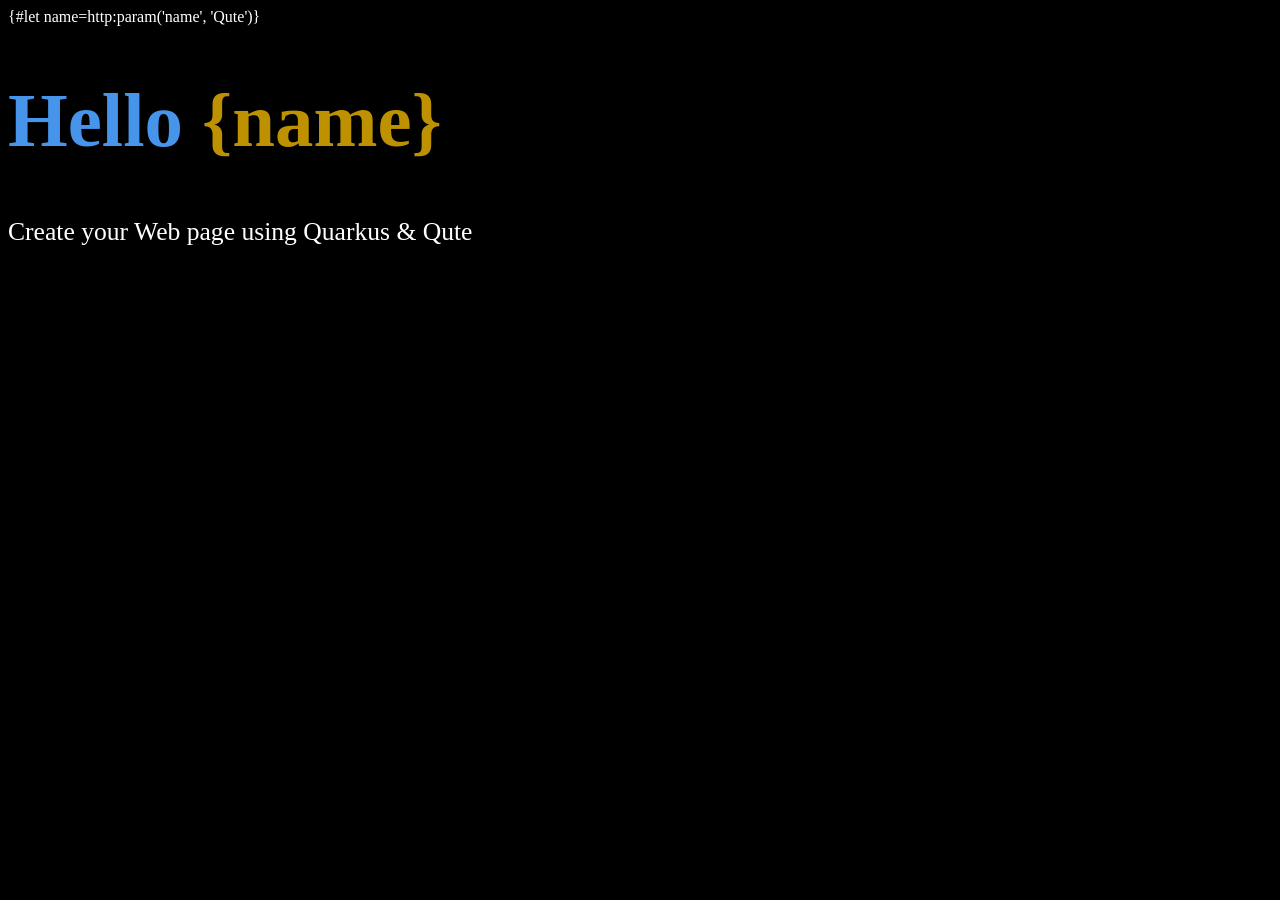
<file: src/main/resources/templates/pub/some-page.html>
{#let name=http:param('name', 'Qute')}
<!DOCTYPE html>
<html>
<head>
    <meta charset="UTF-8">
    <title>Hello {name}</title>
    <style>
        body {
            background-color: #000;
            color: #fff;
        }
        h1 {
            color: #4695EB;
            font-size: 6vw;
        }

        h1 b {
            color: #be9100;
        }

        p {
            font-size: 2vw;
        }
    </style>
</head>
<body>
<h1>Hello <b>{name}</b></h1>

<p>Create your Web page using Quarkus & Qute</p>
</body>
</html>
</file>
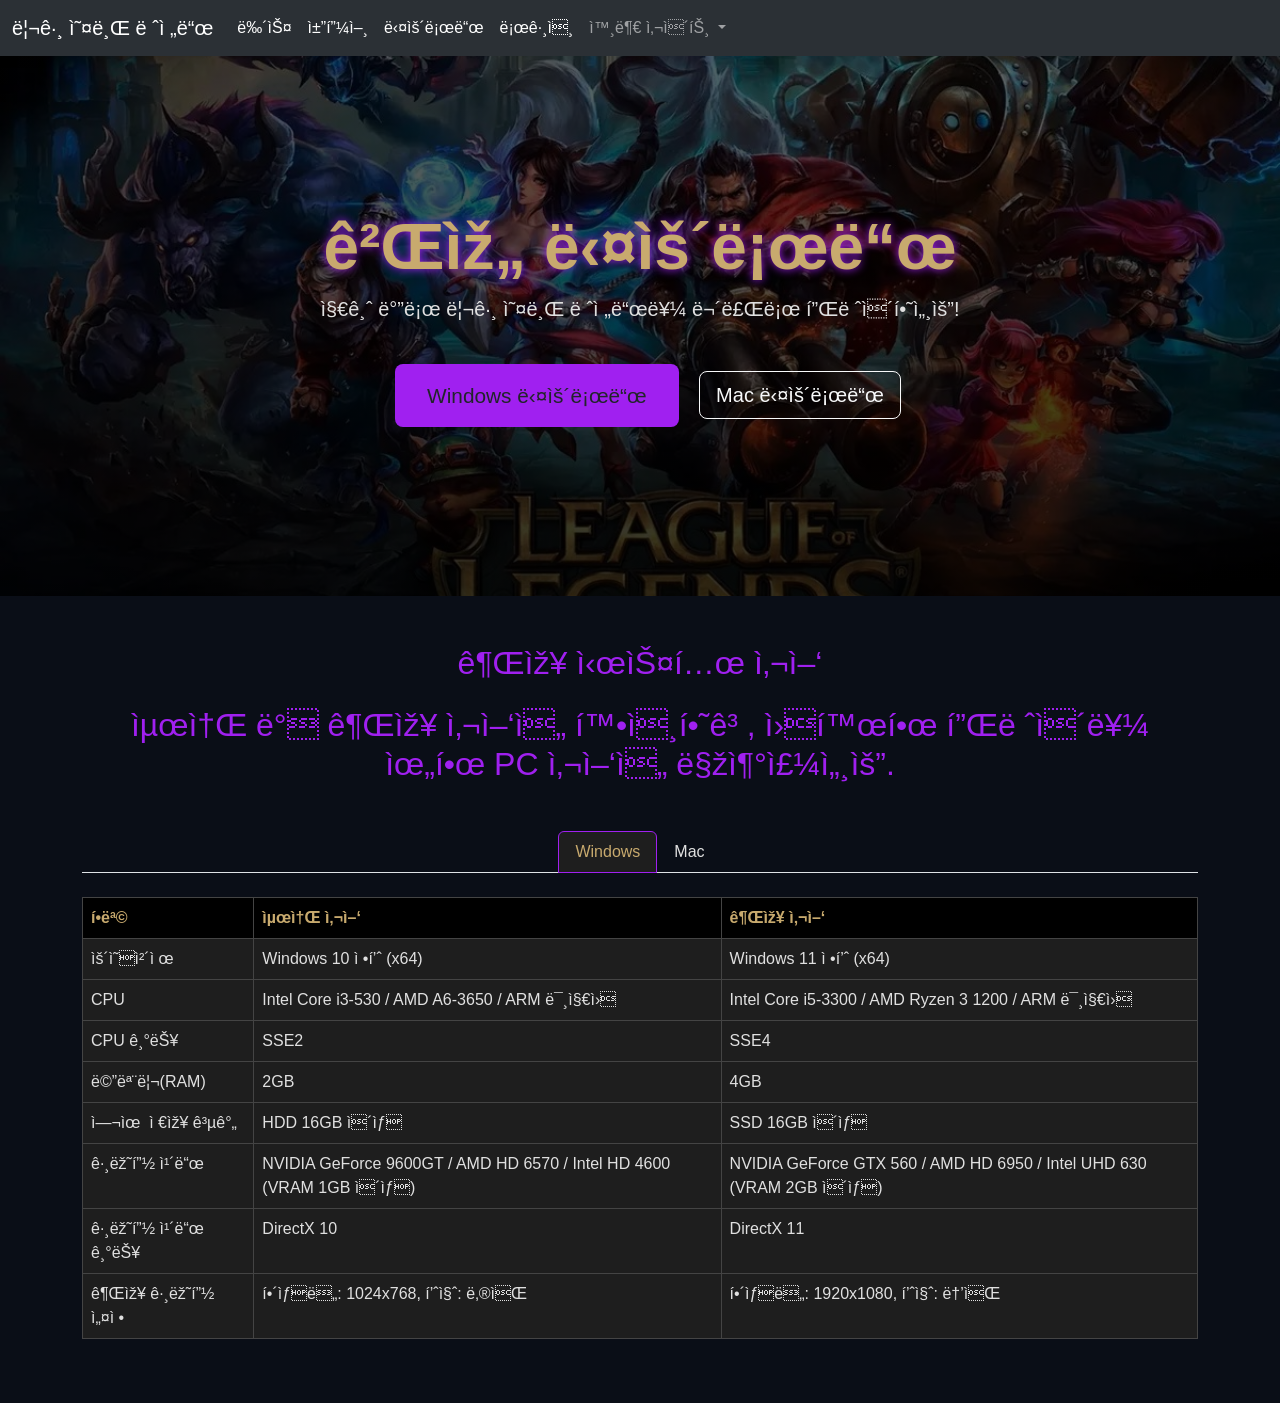
<file: src/main/resources/META-INF/resources/main_page_sub/download.html>
<!DOCTYPE html> <!-- 주석은 이렇게 입력! -->
<html lang=”ko”>
<head>
    <meta name="viewport" content="width=device-width, initial-scale=1">
    <link href="https://cdn.jsdelivr.net/npm/bootstrap@5.3.8/dist/css/bootstrap.min.css" rel="stylesheet" integrity="sha384-sRIl4kxILFvY47J16cr9ZwB07vP4J8+LH7qKQnuqkuIAvNWLzeN8tE5YBujZqJLB" crossorigin="anonymous">
    <script src="https://cdn.jsdelivr.net/npm/bootstrap@5.3.8/dist/js/bootstrap.bundle.min.js" integrity="sha384-FKyoEForCGlyvwx9Hj09JcYn3nv7wiPVlz7YYwJrWVcXK/BmnVDxM+D2scQbITxI" crossorigin="anonymous"></script>
    <link href="https://cdn.jsdelivr.net/npm/bootstrap@5.3.0/dist/css/bootstrap.min.css" rel="stylesheet">
    <style>
        body { background-color: #0a0e17; color: #fff; }
        .accent-purple { color: #a020f0; }
        .card { background-color: #1e1e1e; border: none; color: white; }
        .btn-primary { background-color: #a020f0; border: none; }
        /* 4단계: 애니메이션및시각효과추가*/
.card {
transition: transform 0.3s, box-shadow 0.3s;
}
.card:hover{
transform: scale(1.05); /* 마우스를올리면커짐*/
box-shadow: 0 10px 20px rgba(160, 32, 240, 0.5); /* 보라색광원효과*/
}
.card-img-top {
height: 200px;
object-fit: cover; /* 이미지가찌그러지지않게채움*/
}
    </style>
    <link rel="stylesheet" href="../css/download.css">
</head>
    <nav class="navbar navbar-expand-lg bg-body-tertiary" data-bs-theme="dark">
    <div class="container-fluid">
         <a class="navbar-brand" href="#">리그 오브 레전드</a>
        <button class="navbar-toggler" type="button" data-bs-toggle="collapse" data-bs-target="#navbarNavDropdown" aria-controls="navbarNavDropdown" aria-expanded="false" aria-label="Toggle navigation">
         <span class="navbar-toggler-icon"></span>
  </button>
  <div class="collapse navbar-collapse" id="navbarNavDropdown">
    <ul class="navbar-nav">
      <li class="nav-item">
        <a class="nav-link active" aria-current="page" href="#">뉴스</a>
      </li>
           <li class="nav-item">
        <a class="nav-link active" aria-current="page" href="#">챔피언</a>
      </li>
           <li class="nav-item">
        <a class="nav-link active" aria-current="page" href="main_page_sub/download.html">다운로드</a>
      </li>
           <li class="nav-item">
        <a class="nav-link active" aria-current="page" href="#">로그인</a>
      </li>
      <li class="nav-item dropdown">
        <a class="nav-link dropdown-toggle" href="#" role="button" data-bs-toggle="dropdown" aria-expanded="false">
          외부 사이트
        </a>
        <ul class="dropdown-menu">
          <li><a class="dropdown-item" href="#">롤 공식 홈</a></li>
          <li><a class="dropdown-item" href="#">전적</a></li>
          <li><a class="dropdown-item" href="#">유튜브</a></li>
        </ul>
      </li>
    </ul>
  </div>
</div>
</nav>
<body>
    </nav>
    <!-- 히어로 배너 (공식 페이지 스타일) -->
    <section class="hero">
        <div class="container">
            <h1>게임 다운로드</h1>
                <p class="lead mb-4">지금 바로 리그 오브 레전드를 무료로 플레이하세요!</p>
            <a href="../pds/Install League of Legends kr.exe" class="btn btn-download btn-lg" target="_blank">Windows 다운로드</a>
            <a href="#" class="btn btn-outline-light btn-lg" target="_blank">Mac 다운로드</a>
        </div>
    </section>
</body>
<!-- 시스템 사양 섹션 -->
    <section class="container my-5">
        <h2 class="text-center mb-4 accent-purple">권장 시스템 사양</h2>
        <h2 class="text-center mb-5 accent-purple">최소 및 권장 사양을 확인하고, 원활한 플레이를 위한 PC 사양을 맞춰주세요.</h2>

        <!-- 탭: Windows / Mac (첨부 이미지처럼) -->
        <ul class="nav nav-tabs justify-content-center mb-4" id="osTabs" role="tablist">
            <li class="nav-item" role="presentation">
                <button class="nav-link active" id="windows-tab" data-bs-toggle="tab" data-bs-target="#windows" type="button" role="tab">Windows</button>
            </li>
            <li class="nav-item" role="presentation">
                <button class="nav-link" id="mac-tab" data-bs-toggle="tab" data-bs-target="#mac" type="button" role="tab">Mac</button>
            </li>
        </ul>

        <div class="tab-content">
            <!-- Windows 탭 -->
            <div class="tab-pane fade show active" id="windows" role="tabpanel">
                <div class="table-responsive">
                    <table class="table table-bordered table-hover">
                        <thead>
                            <tr>
                                <th>항목</th>
                                <th>최소 사양</th>
                                <th>권장 사양</th>
                            </tr>
                        </thead>
                        <tbody>
                            <tr><td>운영체제</td><td>Windows 10 정품 (x64)</td><td>Windows 11 정품 (x64)</td></tr>
                            <tr><td>CPU</td><td>Intel Core i3-530 / AMD A6-3650 / ARM 미지원</td><td>Intel Core i5-3300 / AMD Ryzen 3 1200 / ARM 미지원</td></tr>
                            <tr><td>CPU 기능</td><td>SSE2</td><td>SSE4</td></tr>
                            <tr><td>메모리(RAM)</td><td>2GB</td><td>4GB</td></tr>
                            <tr><td>여유 저장 공간</td><td>HDD 16GB 이상</td><td>SSD 16GB 이상</td></tr>
                            <tr><td>그래픽 카드</td><td>NVIDIA GeForce 9600GT / AMD HD 6570 / Intel HD 4600 (VRAM 1GB 이상)</td><td>NVIDIA GeForce GTX 560 / AMD HD 6950 / Intel UHD 630 (VRAM 2GB 이상)</td></tr>
                            <tr><td>그래픽 카드 기능</td><td>DirectX 10</td><td>DirectX 11</td></tr>
                            <tr><td>권장 그래픽 설정</td><td>해상도: 1024x768, 품질: 낮음</td><td>해상도: 1920x1080, 품질: 높음</td></tr>
                        </tbody>
                    </table>
                </div>
            </div>

            <!-- Mac 탭 (실제 사양 기반, 간단히 예시) -->
            <div class="tab-pane fade" id="mac" role="tabpanel">
                <div class="table-responsive">
                    <table class="table table-bordered table-hover">
                        <thead>
                            <tr>
                                <th>항목</th>
                                <th>최소 사양</th>
                                <th>권장 사양</th>
                            </tr>
                        </thead>
                        <tbody>
                            <tr><td>운영체제</td><td>macOS 10.15 이상</td><td>macOS 13 Ventura 이상</td></tr>
                            <tr><td>CPU</td><td>Intel Core i5 또는 Apple M1</td><td>Apple M2 이상</td></tr>
                            <tr><td>메모리(RAM)</td><td>4GB</td><td>8GB 이상</td></tr>
                            <tr><td>여유 저장 공간</td><td>SSD 16GB 이상</td><td>SSD 30GB 이상</td></tr>
                            <tr><td>그래픽</td><td>Metal 지원 GPU</td><td>Metal 2 지원 GPU</td></tr>
                        </tbody>
                    </table>
                </div>
            </div>
        </div>
    </section>
</file>
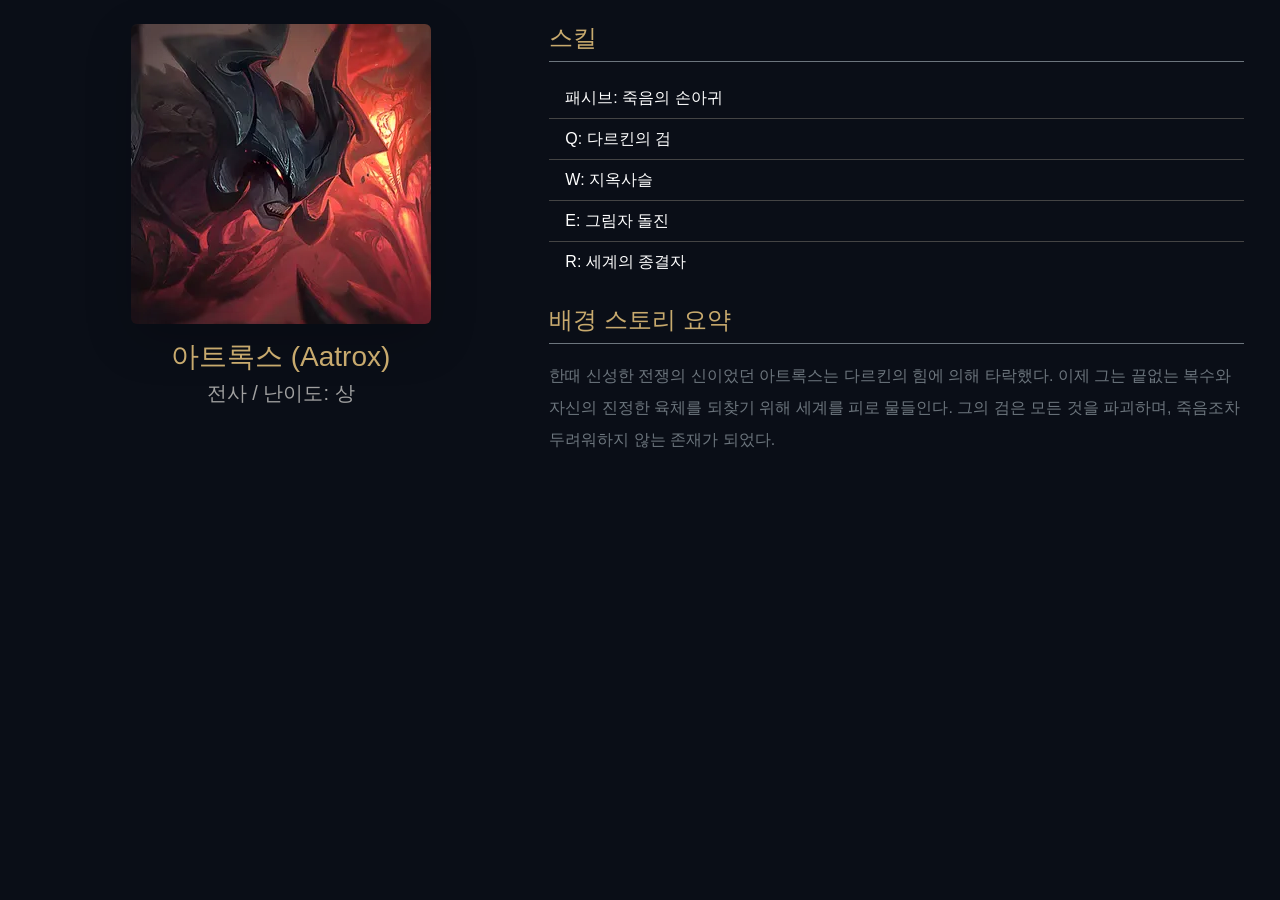
<file: src/main/resources/META-INF/resources/modals/Aatrox.html>
<!DOCTYPE html>
<html lang="ko">
<head>
  <meta charset="UTF-8">
  <meta name="viewport" content="width=device-width, initial-scale=1.0">
  <title>아트록스 상세</title>
  
  <!-- Bootstrap 5 CSS (index.html과 동일하게 연동) -->
  <link href="https://cdn.jsdelivr.net/npm/bootstrap@5.3.3/dist/css/bootstrap.min.css" rel="stylesheet" integrity="sha384-QWTKZyjpPEjISv5WaRU9OFeRpok6YctnYmDr5pNlyT2bRjXh0JMhjY6hW+ALEwIH" crossorigin="anonymous">
  
  <!-- LOL 스타일 맞추기 위한 간단 커스텀 (필요 시 resources/css/custom.css로 이동) -->
  <style>
    body {
      background-color: #0a0e17;
      color: white;
      padding: 1.5rem;
      font-family: 'Segoe UI', sans-serif;
    }
    h3, h4 {
      color: #c8aa6e; /* LOL 골드 톤 */
    }
    .text-muted {
      color: #a0a0a0 !important;
    }
    .list-group-item {
      background: transparent;
      border-color: #444;
      color: white;
    }
  </style>
</head>
<body>

  <div class="container-fluid">
    <div class="row g-4">
      
      <!-- 왼쪽: 이미지 + 기본 정보 -->
      <div class="col-lg-5 text-center">
        <img src="../images/Aatrox.png" class="img-fluid rounded shadow-lg" alt="아트록스" style="max-height: 480px; object-fit: contain;">
        <div class="mt-3">
          <h3 class="mb-1">아트록스 (Aatrox)</h3>
          <p class="text-muted fs-5">전사 / 난이도: 상</p>
        </div>
      </div>
      
      <!-- 오른쪽: 스킬 + 스토리 -->
      <div class="col-lg-7">
        <h4 class="border-bottom border-secondary pb-2 mb-3">스킬</h4>
        <ul class="list-group list-group-flush mb-4">
          <li class="list-group-item">패시브: 죽음의 손아귀</li>
          <li class="list-group-item">Q: 다르킨의 검</li>
          <li class="list-group-item">W: 지옥사슬</li>
          <li class="list-group-item">E: 그림자 돌진</li>
          <li class="list-group-item">R: 세계의 종결자</li>
        </ul>

        <h4 class="border-bottom border-secondary pb-2 mb-3">배경 스토리 요약</h4>
        <p class="text-secondary lh-lg">
          한때 신성한 전쟁의 신이었던 아트록스는 다르킨의 힘에 의해 타락했다. 
          이제 그는 끝없는 복수와 자신의 진정한 육체를 되찾기 위해 세계를 피로 물들인다. 
          그의 검은 모든 것을 파괴하며, 죽음조차 두려워하지 않는 존재가 되었다.
        </p>
      </div>
      
    </div>
  </div>

</body>
</html>
</file>
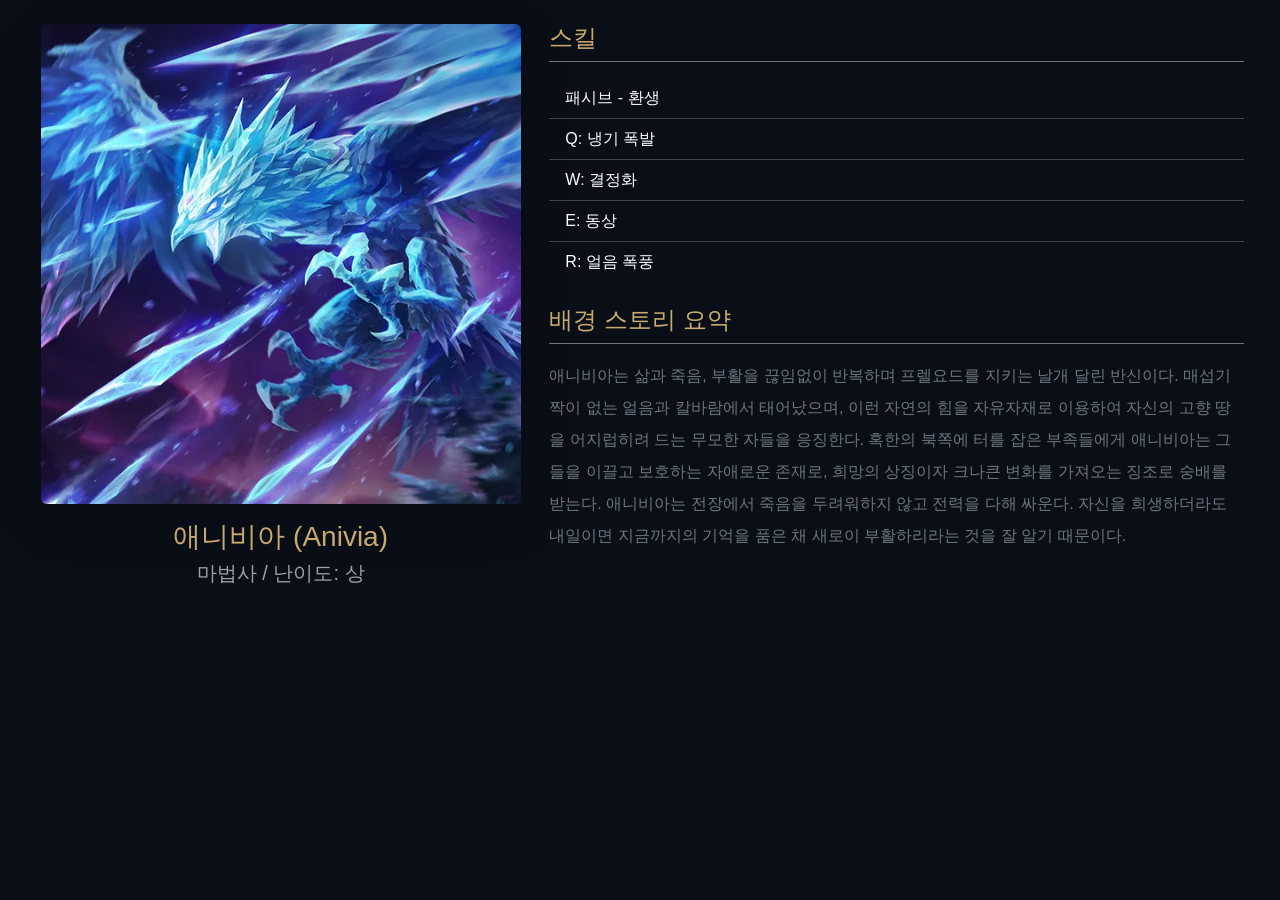
<file: src/main/resources/META-INF/resources/modals/Anivia.html>
<!DOCTYPE html>
<html lang="ko">
<head>
  <meta charset="UTF-8">
  <meta name="viewport" content="width=device-width, initial-scale=1.0">
  <title>애니비아 상세</title>
  
  <!-- Bootstrap 5 CSS (index.html과 동일하게 연동) -->
  <link href="https://cdn.jsdelivr.net/npm/bootstrap@5.3.3/dist/css/bootstrap.min.css" rel="stylesheet" integrity="sha384-QWTKZyjpPEjISv5WaRU9OFeRpok6YctnYmDr5pNlyT2bRjXh0JMhjY6hW+ALEwIH" crossorigin="anonymous">
  
  <!-- LOL 스타일 맞추기 위한 간단 커스텀 (필요 시 resources/css/custom.css로 이동) -->
  <style>
    body {
      background-color: #0a0e17;
      color: white;
      padding: 1.5rem;
      font-family: 'Segoe UI', sans-serif;
    }
    h3, h4 {
      color: #c8aa6e; /* LOL 골드 톤 */
    }
    .text-muted {
      color: #a0a0a0 !important;
    }
    .list-group-item {
      background: transparent;
      border-color: #444;
      color: white;
    }
  </style>
</head>
<body>

  <div class="container-fluid">
    <div class="row g-4">
      
      <!-- 왼쪽: 이미지 + 기본 정보 -->
      <div class="col-lg-5 text-center">
        <img src="../images/Anivia.png" class="img-fluid rounded shadow-lg" alt="애니비아" style="max-height: 480px; object-fit: contain;">
        <div class="mt-3">
          <h3 class="mb-1">애니비아 (Anivia)</h3>
          <p class="text-muted fs-5">마법사 / 난이도: 상</p>
        </div>
      </div>
      
      <!-- 오른쪽: 스킬 + 스토리 -->
      <div class="col-lg-7">
        <h4 class="border-bottom border-secondary pb-2 mb-3">스킬</h4>
        <ul class="list-group list-group-flush mb-4">
          <li class="list-group-item">패시브 - 환생</li>
          <li class="list-group-item">Q: 냉기 폭발</li>
          <li class="list-group-item">W: 결정화</li>
          <li class="list-group-item">E: 동상</li>
          <li class="list-group-item">R: 얼음 폭풍</li>
        </ul>

        <h4 class="border-bottom border-secondary pb-2 mb-3">배경 스토리 요약</h4>
        <p class="text-secondary lh-lg">
        애니비아는 삶과 죽음, 부활을 끊임없이 반복하며 프렐요드를 지키는 날개 달린 반신이다. 
        매섭기 짝이 없는 얼음과 칼바람에서 태어났으며, 이런 자연의 힘을 자유자재로 이용하여 
        자신의 고향 땅을 어지럽히려 드는 무모한 자들을 응징한다. 
        혹한의 북쪽에 터를 잡은 부족들에게 애니비아는 그들을 이끌고 보호하는 자애로운 존재로, 
        희망의 상징이자 크나큰 변화를 가져오는 징조로 숭배를 받는다. 
        애니비아는 전장에서 죽음을 두려워하지 않고 전력을 다해 싸운다. 
        자신을 희생하더라도 내일이면 지금까지의 기억을 품은 채 새로이 부활하리라는 것을 잘 알기 때문이다.
        </p>
      </div>
      
    </div>
  </div>

</body>
</html>
</file>
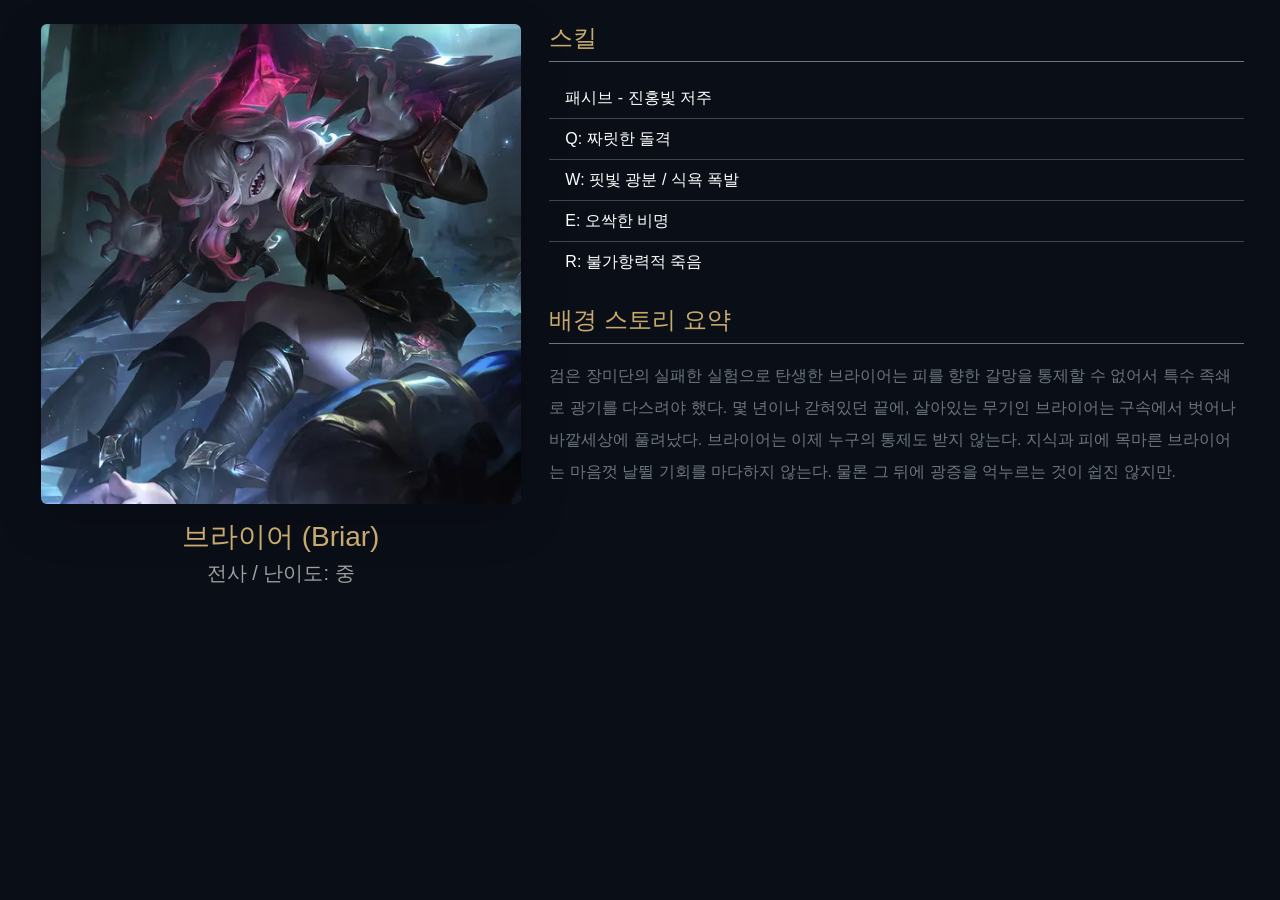
<file: src/main/resources/META-INF/resources/modals/Briar.html>
<!DOCTYPE html>
<html lang="ko">
<head>
  <meta charset="UTF-8">
  <meta name="viewport" content="width=device-width, initial-scale=1.0">
  <title>브라이어 상세</title>
  
  <!-- Bootstrap 5 CSS (index.html과 동일하게 연동) -->
  <link href="https://cdn.jsdelivr.net/npm/bootstrap@5.3.3/dist/css/bootstrap.min.css" rel="stylesheet" integrity="sha384-QWTKZyjpPEjISv5WaRU9OFeRpok6YctnYmDr5pNlyT2bRjXh0JMhjY6hW+ALEwIH" crossorigin="anonymous">
  
  <!-- LOL 스타일 맞추기 위한 간단 커스텀 (필요 시 resources/css/custom.css로 이동) -->
  <style>
    body {
      background-color: #0a0e17;
      color: white;
      padding: 1.5rem;
      font-family: 'Segoe UI', sans-serif;
    }
    h3, h4 {
      color: #c8aa6e; /* LOL 골드 톤 */
    }
    .text-muted {
      color: #a0a0a0 !important;
    }
    .list-group-item {
      background: transparent;
      border-color: #444;
      color: white;
    }
  </style>
</head>
<body>

  <div class="container-fluid">
    <div class="row g-4">
      
      <!-- 왼쪽: 이미지 + 기본 정보 -->
      <div class="col-lg-5 text-center">
        <img src="../images/Briar.png" class="img-fluid rounded shadow-lg" alt="브라이어" style="max-height: 480px; object-fit: contain;">
        <div class="mt-3">
          <h3 class="mb-1">브라이어 (Briar)</h3>
          <p class="text-muted fs-5">전사 / 난이도: 중</p>
        </div>
      </div>
      
      <!-- 오른쪽: 스킬 + 스토리 -->
      <div class="col-lg-7">
        <h4 class="border-bottom border-secondary pb-2 mb-3">스킬</h4>
        <ul class="list-group list-group-flush mb-4">
          <li class="list-group-item">패시브 - 진홍빛 저주</li>
          <li class="list-group-item">Q: 짜릿한 돌격</li>
          <li class="list-group-item">W: 핏빛 광분 / 식욕 폭발</li>
          <li class="list-group-item">E: 오싹한 비명</li>
          <li class="list-group-item">R: 불가항력적 죽음</li>
        </ul>

        <h4 class="border-bottom border-secondary pb-2 mb-3">배경 스토리 요약</h4>
        <p class="text-secondary lh-lg">
            검은 장미단의 실패한 실험으로 탄생한 브라이어는 피를 향한 갈망을 통제할 수 없어서 
            특수 족쇄로 광기를 다스려야 했다. 몇 년이나 갇혀있던 끝에, 살아있는 무기인 브라이어는 
            구속에서 벗어나 바깥세상에 풀려났다. 브라이어는 이제 누구의 통제도 받지 않는다. 
            지식과 피에 목마른 브라이어는 마음껏 날뛸 기회를 마다하지 않는다. 
            물론 그 뒤에 광증을 억누르는 것이 쉽진 않지만.
        </p>
      </div>
      
    </div>
  </div>

</body>
</html>
</file>
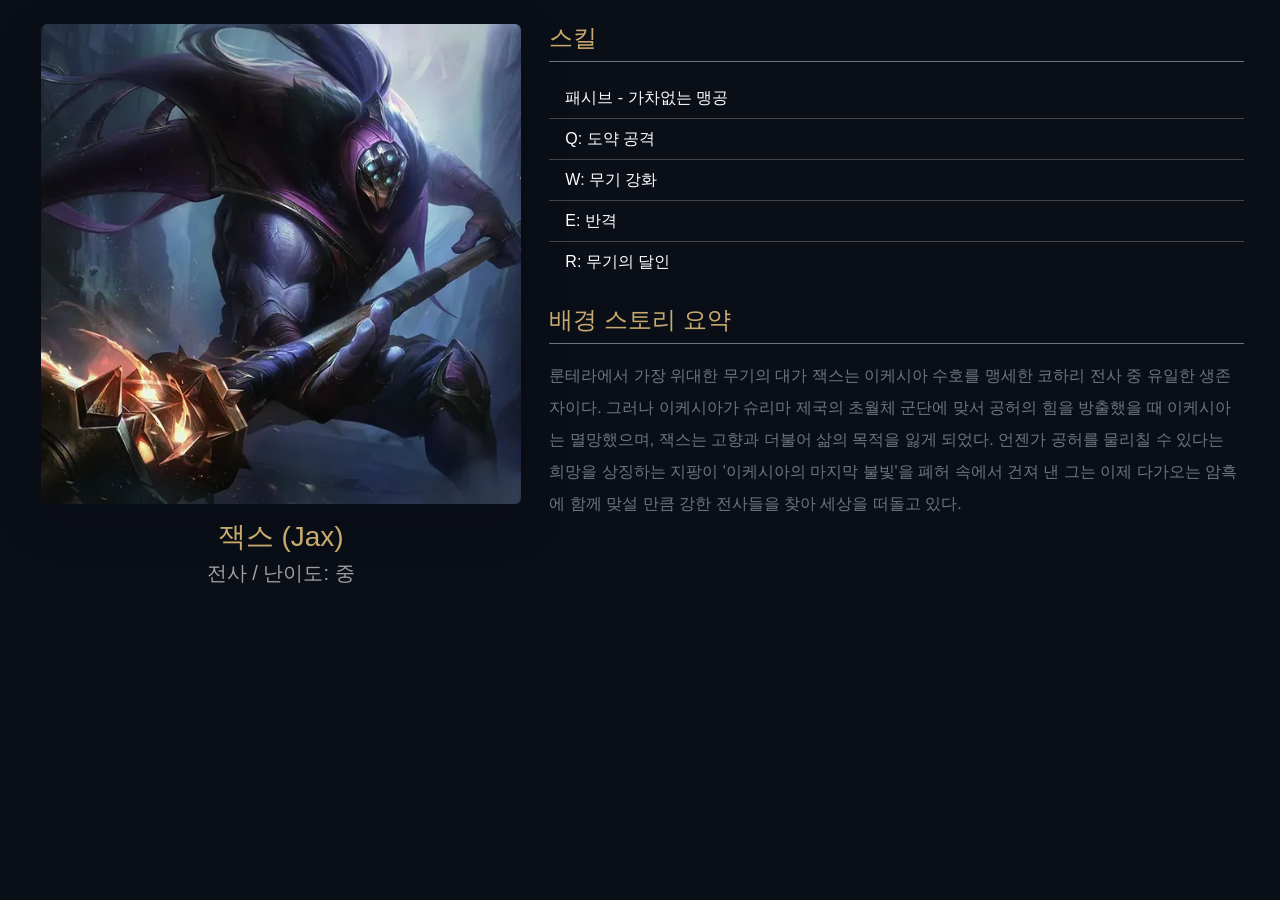
<file: src/main/resources/META-INF/resources/modals/Jax.html>
<!DOCTYPE html>
<html lang="ko">
<head>
  <meta charset="UTF-8">
  <meta name="viewport" content="width=device-width, initial-scale=1.0">
  <title>잭스 상세</title>
  
  <!-- Bootstrap 5 CSS (index.html과 동일하게 연동) -->
  <link href="https://cdn.jsdelivr.net/npm/bootstrap@5.3.3/dist/css/bootstrap.min.css" rel="stylesheet" integrity="sha384-QWTKZyjpPEjISv5WaRU9OFeRpok6YctnYmDr5pNlyT2bRjXh0JMhjY6hW+ALEwIH" crossorigin="anonymous">
  
  <!-- LOL 스타일 맞추기 위한 간단 커스텀 (필요 시 resources/css/custom.css로 이동) -->
  <style>
    body {
      background-color: #0a0e17;
      color: white;
      padding: 1.5rem;
      font-family: 'Segoe UI', sans-serif;
    }
    h3, h4 {
      color: #c8aa6e; /* LOL 골드 톤 */
    }
    .text-muted {
      color: #a0a0a0 !important;
    }
    .list-group-item {
      background: transparent;
      border-color: #444;
      color: white;
    }
  </style>
</head>
<body>

  <div class="container-fluid">
    <div class="row g-4">
      
      <!-- 왼쪽: 이미지 + 기본 정보 -->
      <div class="col-lg-5 text-center">
        <img src="../images/Jax.png" class="img-fluid rounded shadow-lg" alt="잭스" style="max-height: 480px; object-fit: contain;">
        <div class="mt-3">
          <h3 class="mb-1">잭스 (Jax)</h3>
          <p class="text-muted fs-5">전사 / 난이도: 중</p>
        </div>
      </div>
      
      <!-- 오른쪽: 스킬 + 스토리 -->
      <div class="col-lg-7">
        <h4 class="border-bottom border-secondary pb-2 mb-3">스킬</h4>
        <ul class="list-group list-group-flush mb-4">
          <li class="list-group-item">패시브 - 가차없는 맹공</li>
          <li class="list-group-item">Q: 도약 공격</li>
          <li class="list-group-item">W: 무기 강화</li>
          <li class="list-group-item">E: 반격</li>
          <li class="list-group-item">R: 무기의 달인</li>
        </ul>

        <h4 class="border-bottom border-secondary pb-2 mb-3">배경 스토리 요약</h4>
        <p class="text-secondary lh-lg">
        룬테라에서 가장 위대한 무기의 대가 잭스는 이케시아 수호를 맹세한 코하리 전사 중 유일한 생존자이다. 
        그러나 이케시아가 슈리마 제국의 초월체 군단에 맞서 공허의 힘을 방출했을 때 이케시아는 멸망했으며, 
        잭스는 고향과 더불어 삶의 목적을 잃게 되었다. 
        언젠가 공허를 물리칠 수 있다는 희망을 상징하는 지팡이 '이케시아의 마지막 불빛'을 
        폐허 속에서 건져 낸 그는 이제 다가오는 암흑에 함께 맞설 만큼 강한 전사들을 찾아 세상을 떠돌고 있다.
        </p>
      </div>
      
    </div>
  </div>

</body>
</html>
</file>
<file: src/main/resources/META-INF/resources/css/download.css>
body { 
    background-color: #0a0e17; 
    color: #e0e0e0; 
    font-family: 'Segoe UI', Arial, sans-serif; 
}

.hero {
    background: linear-gradient(rgba(0,0,0,0.6), rgba(0,0,0,0.8)), 
                url('../images/download-banner.jpg') center/cover no-repeat;
    min-height: 60vh;
    display: flex;
    align-items: center;
    justify-content: center;
    text-align: center;
    padding: 2rem;
}

.hero h1 { 
    font-size: 4rem; 
    font-weight: bold; 
    color: #c8aa6e;          /* LOL 골드 톤 */
    text-shadow: 0 0 10px #a020f0;
}

.btn-download {
    background-color: #a020f0;
    border: none;
    font-size: 1.3rem;
    padding: 1rem 2rem;
    margin: 1rem;
}

.btn-download:hover { 
    background-color: #800080; 
}

.nav-tabs .nav-link { 
    color: #e0e0e0; 
}

.nav-tabs .nav-link.active { 
    background-color: #1e1e1e; 
    color: #c8aa6e; 
    border-color: #a020f0; 
}

.table { 
    --bs-table-bg: #1e1e1e; 
    --bs-table-color: #e0e0e0; 
    --bs-table-border-color: #444;
}

.table th { 
    background-color: #000; 
    color: #c8aa6e; 
}

.card { 
    background-color: #1e1e1e; 
    border: 1px solid #444; 
}

.accent-purple { 
    color: #a020f0; 
}
</file>
